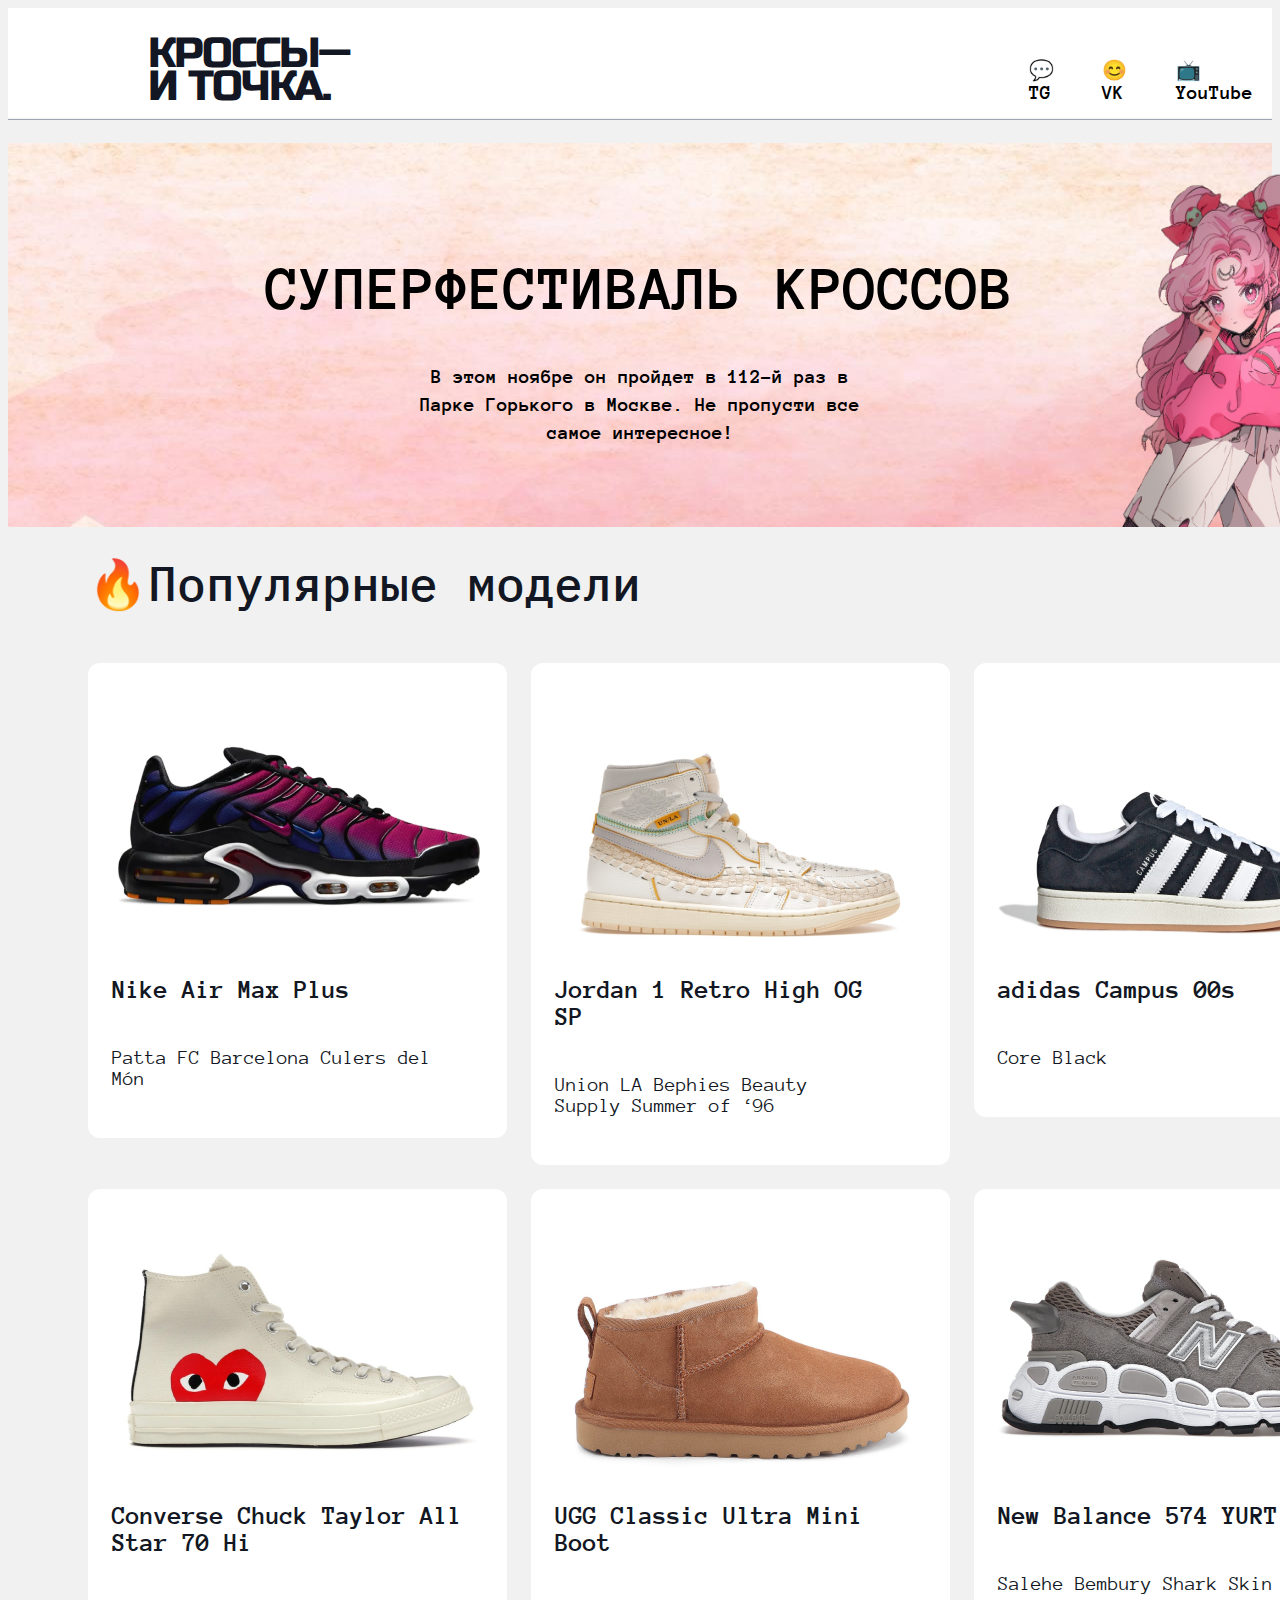
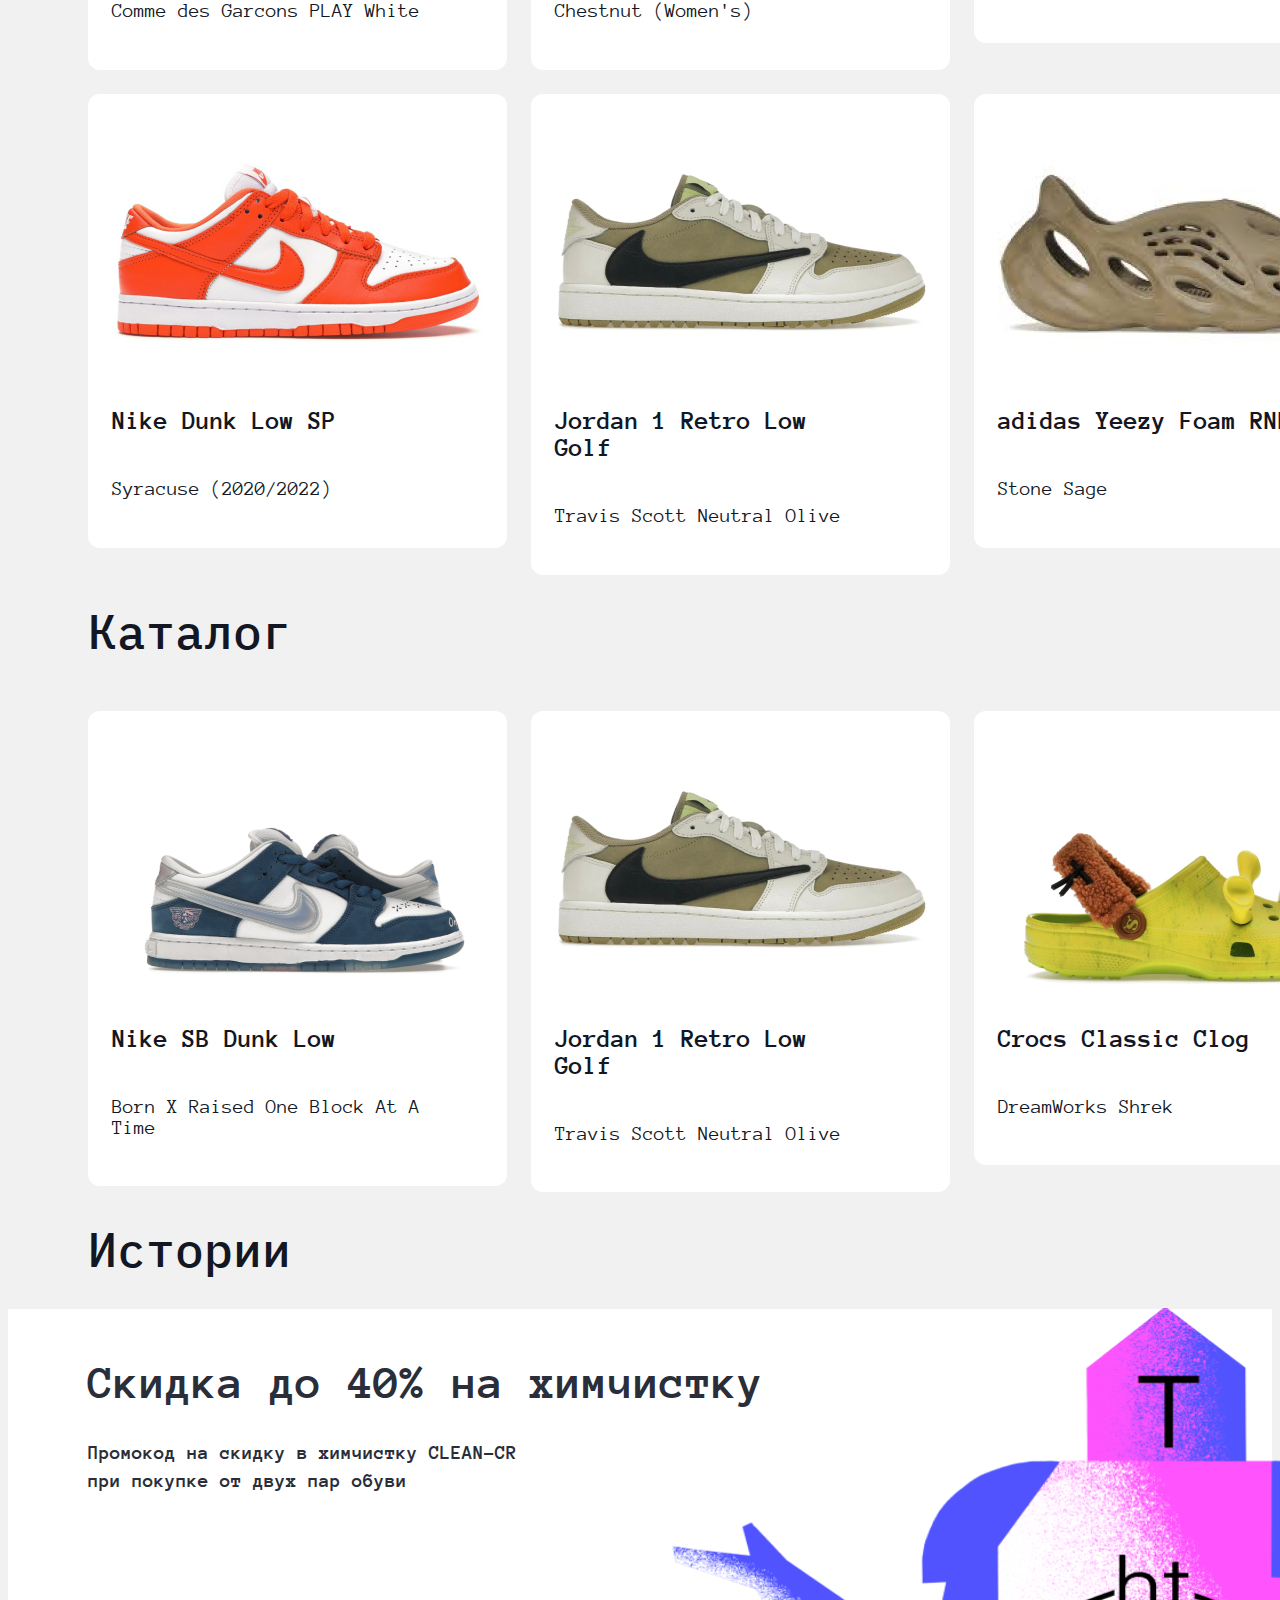
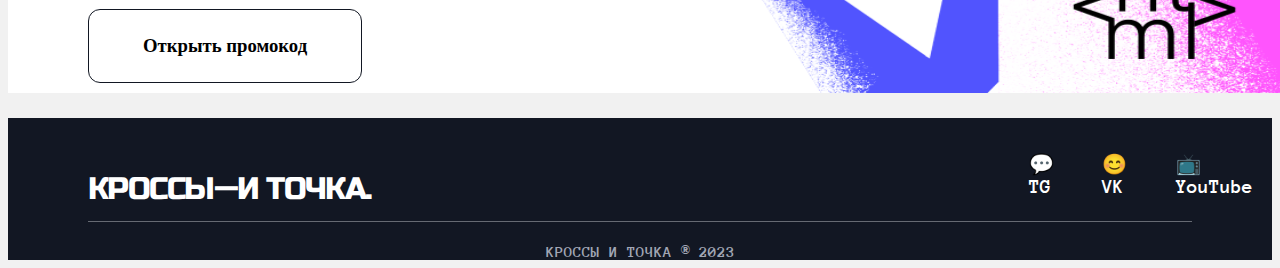
<file: index.html>
<!DOCTYPE html>
<html lang="en">
<head>
    <meta charset="UTF-8">
    <meta name="viewport" content="width=device-width, initial-scale=1.0">
    <link rel="stylesheet" type="text/css" href="style.css">
    <title>Proekt</title>
</head>
<body>
    <div class="fonlogo">
        <div class="seti">
            <a href="tg.html">💬 TG</a>
            <a href="vk.html">😊 VK</a>
            <a href="youtube.html">📺 YouTube</a>
        </div> 
    </div> 
    <div class="logo">
        КРОССЫ—<br>И ТОЧКА.
    </div>
    <hr class="hr">
    <div class="banner">
        <h1>Суперфестиваль кроссов</h1>
        <h2>В этом ноябре он пройдет в 112-й раз в<br> Парке Горького в Москве. Не пропусти все<br> самое интересное!</h2>
        <img src="untitled-artwork-4411.png" alt="">
    </div>  
    <div class="tovar">
        <h1>🔥Популярные модели</h1>
        <div class="line">

            <div class="popular1">
                <img src="image-3.png" alt="">
                <h1>Nike Air Max Plus</h1>
                <div class="popular1.1">
                    <h2>Patta FC Barcelona Culers del<br> Món </h2>
                </div>
            </div>

            <div class="popular2">
                <img src="image-4.png" alt="">
                <h1>Jordan 1 Retro High OG<br> SP</h1>
                <div class="popular2.2">
                    <h2>Union LA Bephies Beauty<br> Supply Summer of ‘96</h2>
                </div>
            </div>

            <div class="popular3">
                <img src="image-5.png" alt="">
                <h1>adidas Campus 00s</h1>
                <div class="popular3.3">
                    <h2>Core Black</h2>
                </div>
            </div>

        </div>

        <div class="line2">

            <div class="popular1">
                <img src="image-6.png" alt="">
                <h1>Converse Chuck Taylor All Star 70 Hi</h1>
                <div class="popular1.1">
                    <h2>Comme des Garcons PLAY White</h2>
                </div>
            </div>

            <div class="popular2">
                <img src="image-7.png" alt="">
                <h1>UGG Classic Ultra Mini<br>  Boot</h1>
                <div class="popular2.2">
                    <h2>Chestnut (Women's)</h2>
                </div>
            </div>

            <div class="popular3">
                <img src="image-8.png" alt="">
                <h1>New Balance 574 YURT</h1>
                <div class="popular3.3">
                    <h2>Salehe Bembury Shark Skin</h2>
                </div>
            </div>

        </div>
        
        <div class="line3">

            <div class="popular1">
                <img src="image-9.png" alt="">
                <h1>Nike Dunk Low SP</h1>
                <div class="popular1.1">
                    <h2>Syracuse (2020/2022)</h2>
                </div>
            </div>

            <div class="popular2">
                <img src="image-10.png" alt="">
                <h1>Jordan 1 Retro Low<br> Golf</h1>
                <div class="popular2.2">
                    <h2>Travis Scott Neutral Olive</h2>
                </div>
            </div>

            <div class="popular3">
                <img src="image-11.png" alt="">
                <h1>adidas Yeezy Foam RNNR</h1>
                <div class="popular3.3">
                    <h2>Stone Sage</h2>
                </div>
            </div>

        </div>
    </div>
    <div class="tovar">
        <h1>Каталог</h1>
        <div class="line">

            <div class="popular1">
                <img src="image-12.png" alt="">
                <h1>Nike SB Dunk Low</h1>
                <div class="popular1.1">
                    <h2>Born X Raised One Block At A<br> Time</h2>
                </div>
            </div>

            <div class="popular2">
                <img src="image-10.png" alt="">
                <h1>Jordan 1 Retro Low<br> Golf</h1>
                <div class="popular2.2">
                    <h2>Travis Scott Neutral Olive</h2>
                </div>
            </div>

            <div class="popular3">
                <img src="image-13.png" alt="">
                <h1>Crocs Classic Clog</h1>
                <div class="popular3.3">
                    <h2>DreamWorks Shrek</h2>
                </div>
            </div>

        </div>
    </div>    
    <div class="tovar">
        <h1>Истории</h1>
        <div class="line"></div>
    </div>
    <div class="banner2">
        <img src="untitled-artwork-4401.png" alt="">
        <div class="banner2info">
            <div class="banner2info2">
                <h1>Скидка до 40% на химчистку</h1>
                <h2>Промокод на скидку в химчистку  CLEAN-CR<br> при покупке от двух пар обуви</h2>
            </div>
        <h3>Открыть промокод</h3>
        </div>
    </div>
    <footer class="niz">
        <div class="nizfonlogo">
            <div class="nizseti">
                <a href="tg.html">💬 TG</a>
                <a href="vk.html">😊 VK</a>
                <a href="youtube.html">📺 YouTube</a>
            </div> 
        </div> 
        <div class="nizlogo">
            КРОССЫ—И ТОЧКА.
        </div>
        <hr class="h">
        <div class="totalniz">
            <h1>КРОССЫ И ТОЧКА ® 2023</h1>
        </div>
    </footer>    
</body>

</html>
</file>
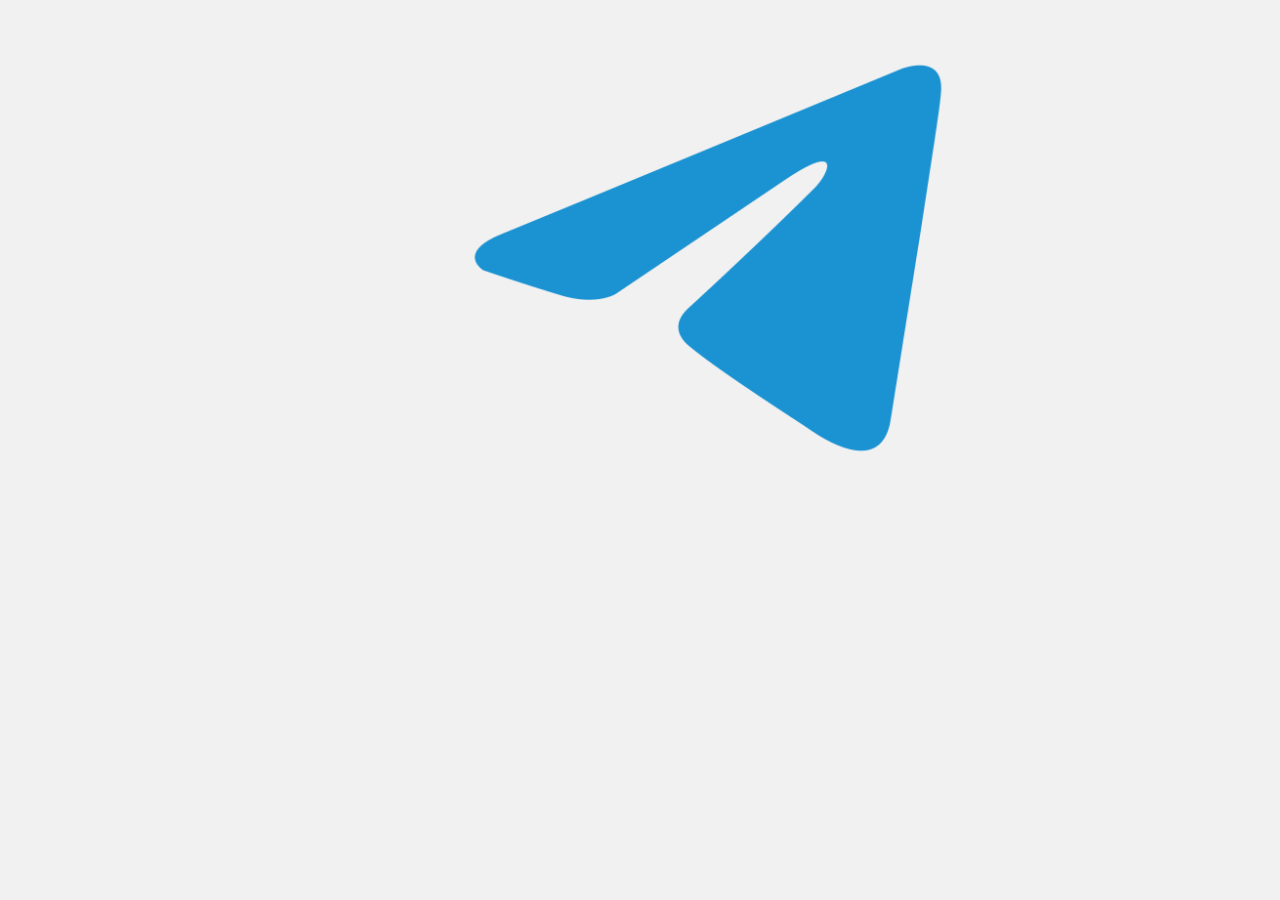
<file: tg.html>
<!DOCTYPE html>
<html lang="en">
<head>
    <meta charset="UTF-8">
    <meta name="viewport" content="width=device-width, initial-scale=1.0">
    <link rel="stylesheet" type="text/css" href="style.css">
    <title>tg</title>
</head>
<body>
    <div class="photologo">
        <img src="tg.png" alt="">
    </div>
</body>
</html>
</file>
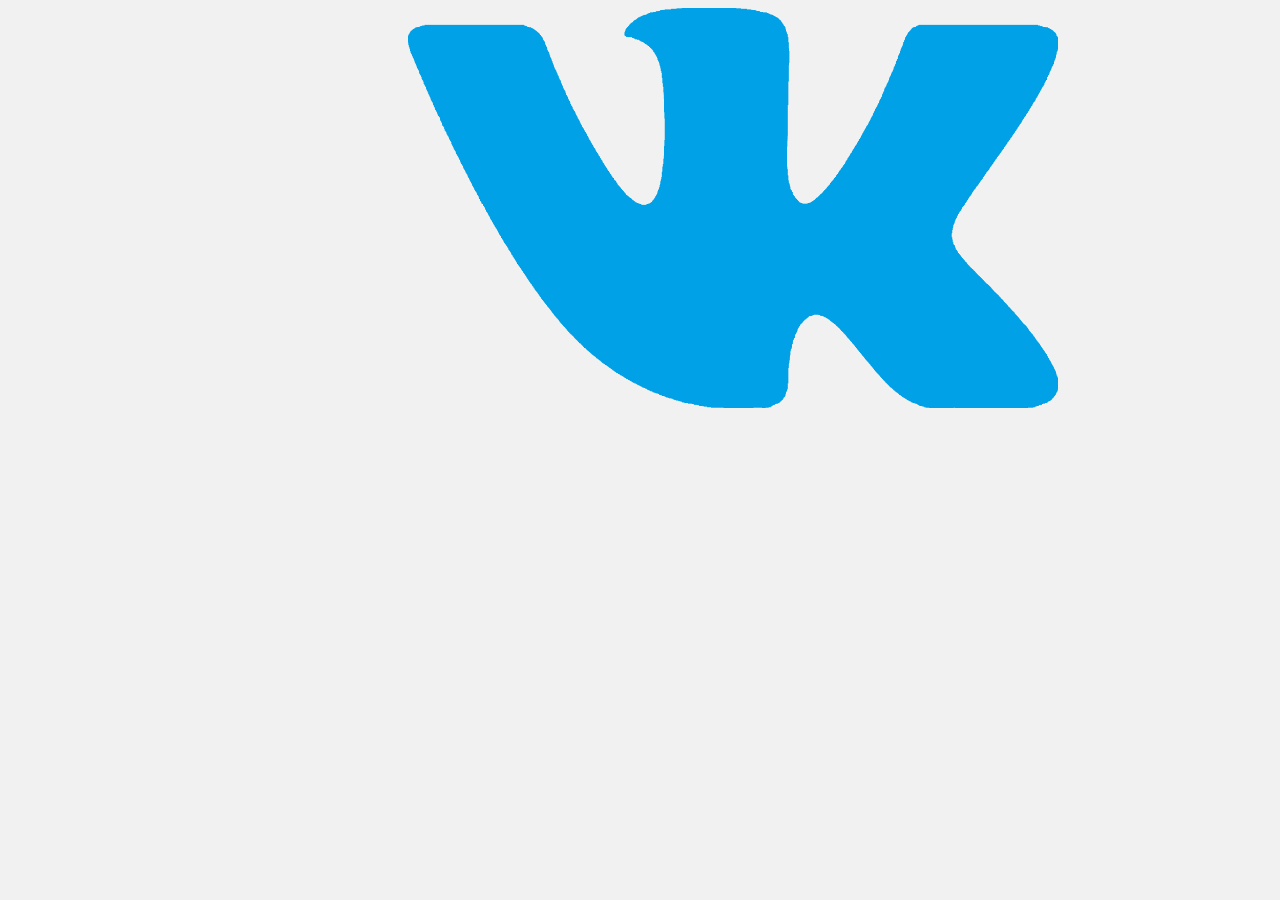
<file: vk.html>
<!DOCTYPE html>
<html lang="en">
<head>
    <meta charset="UTF-8">
    <meta name="viewport" content="width=device-width, initial-scale=1.0">
    <link rel="stylesheet" type="text/css" href="style.css">
    <title>tg</title>
</head>
<body>
    <div class="photologo3">
        <img src="vk2.png" alt="">
    </div>
</body>
</html>
</file>
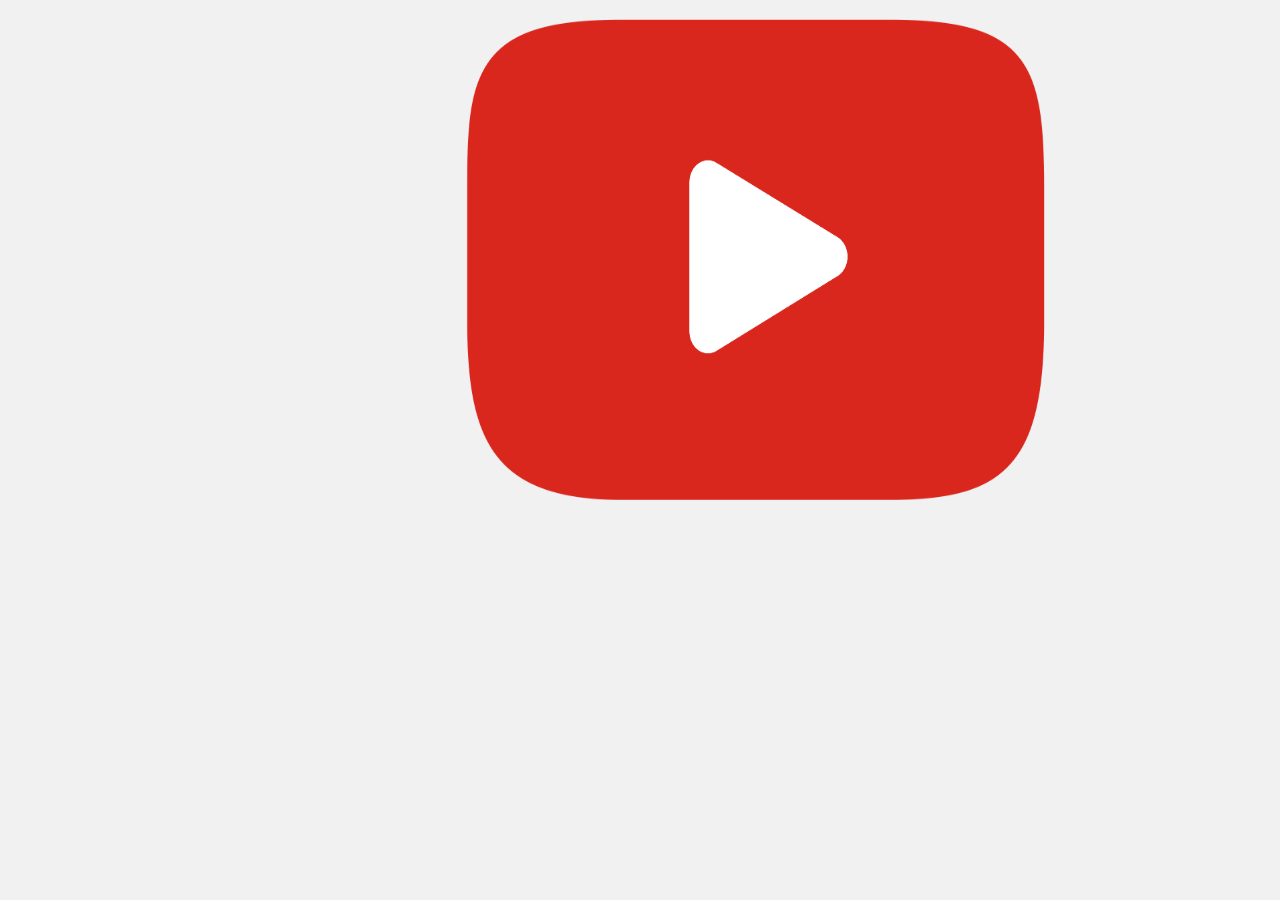
<file: youtube.html>
<!DOCTYPE html>
<html lang="en">
<head>
    <meta charset="UTF-8">
    <meta name="viewport" content="width=device-width, initial-scale=1.0">
    <link rel="stylesheet" type="text/css" href="style.css">
    <title>tg</title>
</head>
<body>
    <div class="photologo2">
        <img src="yt2.png" alt="">
    </div>
</body>
</html>
</file>
<file: style.css>
@import url('https://fonts.googleapis.com/css2?family=Anonymous+Pro:wght@700&family=IBM+Plex+Mono:wght@500&family=Roboto:wght@500&family=Russo+One&display=swap');

body{
    background-color: #F1F1F1;
}

.niz{
    background-color: #121723;
    width: 100%;
    height: 142px;
    margin-top: 25px;
}

.totalniz h1{
    color: var(--text_gray, #A1A6B4);
    font-family: Anonymous Pro;
    font-size: 16px;
    font-style: normal;
    font-weight: 700;
    line-height: normal;
    margin: 20px 0px 0% 0px;
    text-align: center;
}

.nizlogo{
    color: var(--white, #FFF);
    font-family: Russo One;
    font-size: 31px;
    font-style: normal;
    font-weight: 400;
    line-height: 78.188%;
    letter-spacing: -1.55px;
    margin: -20px 0px 0px 80px;
}

.nizseti{
    margin: 34px 0px 0px 1021px;
    display: inline-flex;
    align-items: center;
    gap: 24px;
    font-family: 'Anonymous Pro';
    font-size: 20px;
    font-style: normal;
    font-weight: 700;
    line-height: normal;
}

.nizseti a{
    text-decoration: none;
    color: rgb(255, 255, 255);
}

.h{
    padding: 0;
	height: 1px;
	border: none;
	border-top: 1px solid #E6E8EC66;
    margin: 20px 80px 0px 80px;
}

.fonlogo{
    width: 100%;
    height: 110px;
    background: var(--white, #FFF);
}

.logo{
    color:rgba(18, 23, 35, 1);
    font-family: 'Russo One';
    font-size: 42px;
    font-style: normal;
    font-weight: 400;
    line-height: 78.188%;
    letter-spacing: -2.1px;
    margin: -80px 0px 0px 140px;
}

.hr{
    margin-top: 15px;
	padding: 0;
	height: 1px;
	border: none;
	border-top: 1px solid #A1A6B4;
}

.seti{
    margin: 50px 0px 0px 1021px;
    display: inline-flex;
    align-items: center;
    gap: 24px;
    color: #000;
    font-family: 'Anonymous Pro';
    font-size: 20px;
    font-style: normal;
    font-weight: 700;
    line-height: normal;
}

.seti a{
    text-decoration: none;
    color: black;
}

.banner{
    background: url(фон2.jpg);
    width: 100%;
    height: 384px;
    margin-top: -20px;
}

.banner h1{
    color: #000;
    text-align: center;
    font-family: 'Anonymous Pro';
    font-size: 63px;
    font-style: normal;
    font-weight: 700;
    line-height: 100%;
    text-transform: uppercase;
    padding-top: 115px;
}

.banner h2{
    color: #000;
    text-align: center;
    font-family: 'Anonymous Pro';
    font-size: 20px;
    font-style: normal;
    font-weight: 700;
    line-height: 28px;
}

.banner img{
    width: 420px;
    height: 380px;
    flex-shrink: 0;
    margin: -317px 0px 0px 1010px;
}

.banner2{
    background-color: #FFF;
    width: 100%;
    height: 384px;
    margin-top: -20px;
}

.banner2info{
    display: inline-flex;
    flex-direction: column;
    align-items: flex-start;
    gap: 79px;
    margin-left: 80px;
}

.banner2info2 h1{
    color: var(--light_black, #292E39);
    font-family: Anonymous Pro;
    font-size: 48px;
    font-style: normal;
    font-weight: 700;
    line-height: 100%; /* 48px */
    width: 767px;
}

.banner2info2 h2{
    color: var(--light_black, #292E39);
    font-family: Anonymous Pro;
    font-size: 20px;
    font-style: normal;
    font-weight: 700;
    line-height: 28px; /* 140% */
}
.banner2info h3{
    display: flex;
    padding: 25px 54px;
    justify-content: center;
    align-items: center;
    gap: 10px;
    border-radius: 12px;
    border: 1px solid var(--black, #121723);
    background: var(--white, #FFF);
}

.banner2 img{
    width: 800px;
    height: 385px;
    flex-shrink: 0;
    margin: -51px 20px -370px 620px;
}

.tovar{
    display: flex;
    flex-direction: column;
    align-items: flex-start;
    gap: 24px;
    margin-left: 80px;
}

.tovar h1{
    color: var(--black, #121723);
    font-family: 'IBM Plex Mono';
    font-size: 48px;
    font-style: normal;
    font-weight: 500;
    line-height: 100%;
}

.line, .line2, .line3{
    display: flex;
    align-items: flex-start;
    gap: 24px;
}

.popular img{
    border-radius: 12px;
}

.popular1{
    display: flex;
    flex-direction: column;
    align-items: flex-start;
    border-radius: 12px;
    border: 0px solid var(--text_gray, #A1A6B4);
    width: 371px;
    padding: 32px 24px;
    gap: 10px;
    background: var(--white, #FFF);
}

.popular2{
    display: flex;
    flex-direction: column;
    align-items: flex-start;
    border-radius: 12px;
    border: 0px solid var(--text_gray, #A1A6B4);
    width: 371px;
    padding: 32px 24px;
    gap: 10px;
    background: var(--white, #FFF);
}

.popular3{
    display: flex;
    flex-direction: column;
    align-items: flex-start;
    border-radius: 12px;
    border: 0px solid var(--text_gray, #A1A6B4);
    width: 371px;
    padding: 32px 24px;
    gap: 10px;
    background: var(--white, #FFF);
}

.popular1 h1{
    color: var(--black, #121723);
    font-family: 'Anonymous Pro';
    font-size: 26px;
    font-style: normal;
    font-weight: 700;
    line-height: normal;
    border-radius: 12px;
}

.popular1 h2{
    color: var(--black, #121723);
    font-family: 'Anonymous Pro';
    font-size: 20px;
    font-style: normal;
    font-weight: 400;
    line-height: normal;
    border-radius: 12px;
}

.popular2 h1{
    color: var(--black, #121723);
    font-family: 'Anonymous Pro';
    font-size: 26px;
    font-style: normal;
    font-weight: 700;
    line-height: normal;
    border-radius: 12px;
}

.popular2 h2{
    color: var(--black, #121723);
    font-family: 'Anonymous Pro';
    font-size: 20px;
    font-style: normal;
    font-weight: 400;
    line-height: normal;
    border-radius: 12px;
    background: var(--white, #FFF);
    }

.popular3 h1{
    color: var(--black, #121723);
    font-family: 'Anonymous Pro';
    font-size: 26px;
    font-style: normal;
    font-weight: 700;
    line-height: normal;
    border-radius: 12px;
    background: var(--white, #FFF);
}

.popular3 h2{
    color: var(--black, #121723);
    font-family: 'Anonymous Pro';
    font-size: 20px;
    font-style: normal;
    font-weight: 400;
    line-height: normal;
    border-radius: 12px;
    background: var(--white, #FFF);
    }

.photologo img{
    width: 500px;
    height: 500px;
    margin-left: 450px;
}
.photologo2 img{
    width: 600px;
    height: 500px;
    margin-left: 450px;
}

.photologo3 img{
    width: 650px;
    height: 400px;
    margin-left: 400px;
}
</file>
